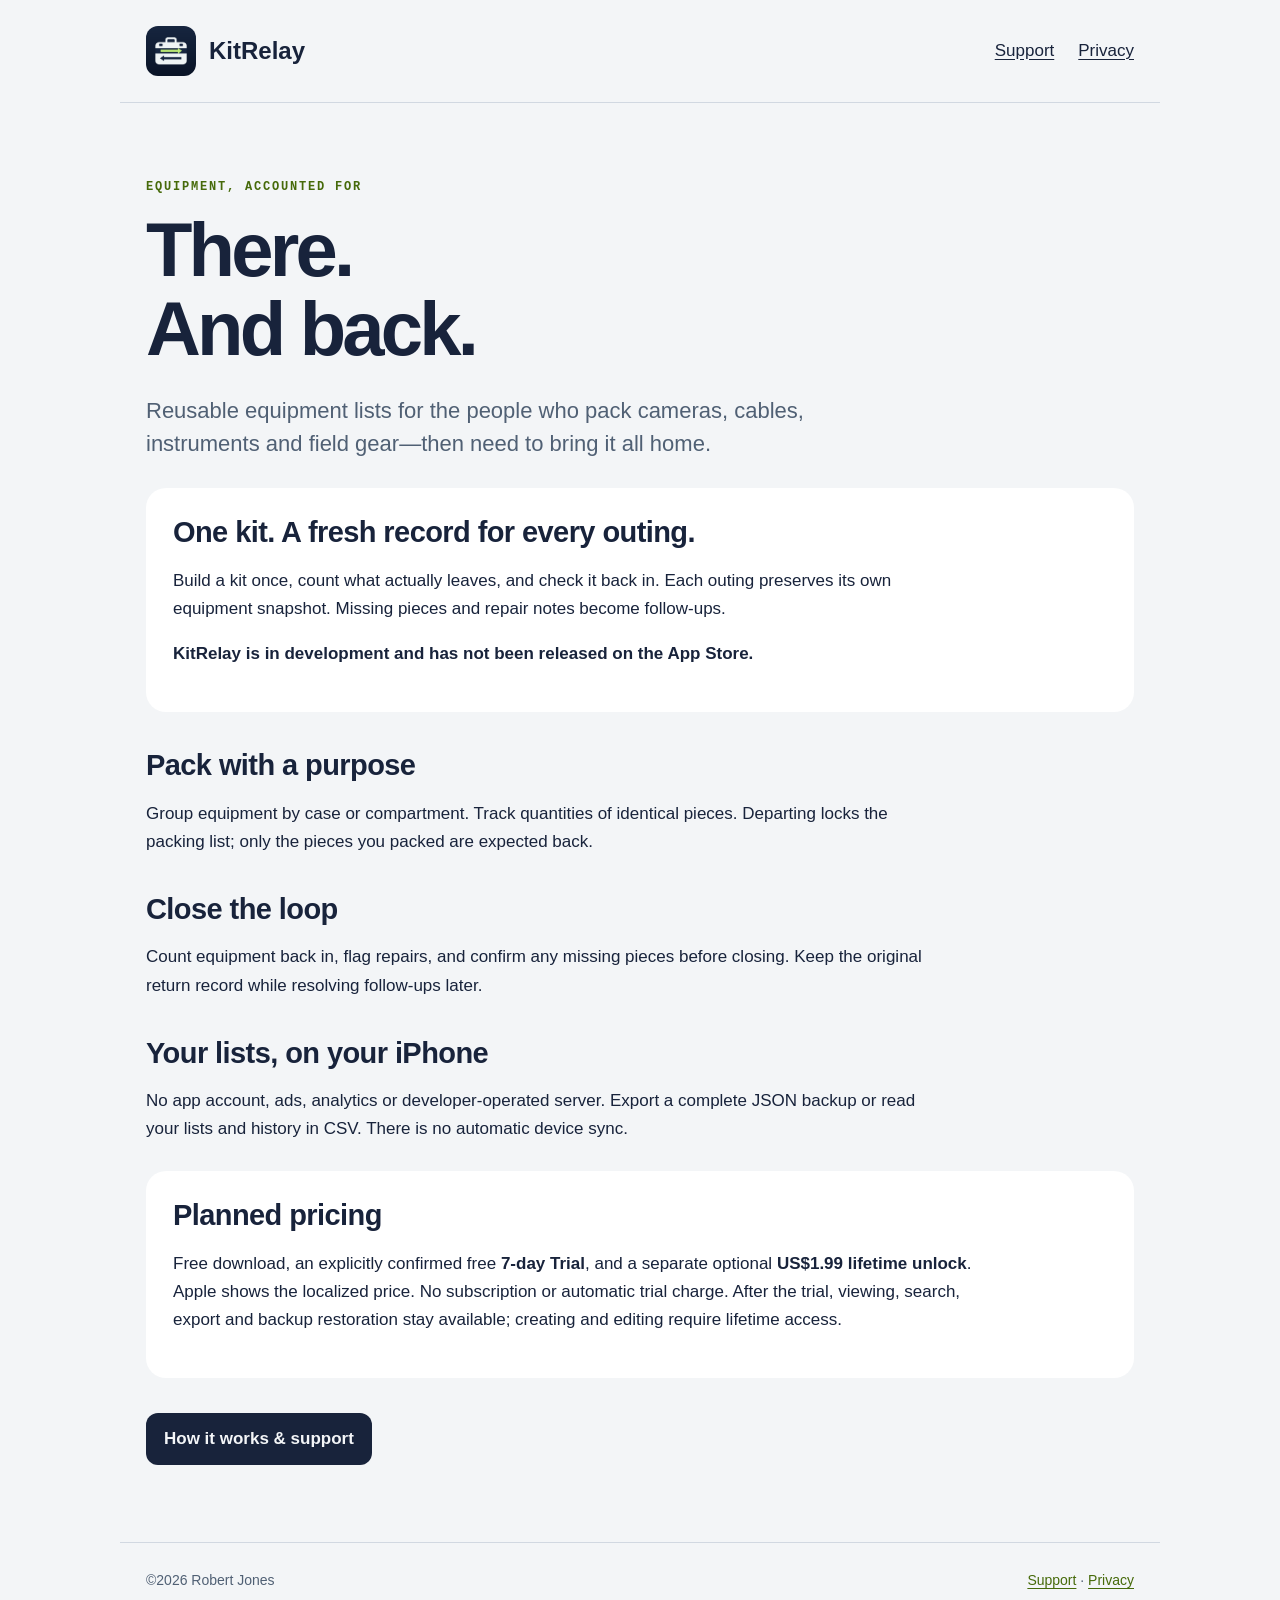
<file: index.html>
<!doctype html><html lang="en"><head><meta charset="utf-8"><meta name="viewport" content="width=device-width,initial-scale=1"><title>Equipment, there and back · KitRelay</title><meta name="description" content="KitRelay equipment kit packing and return checklists. Support and privacy information."><link rel="stylesheet" href="styles.css"><link rel="icon" href="icon.png"></head><body><a class="skip" href="#main">Skip to content</a><header><a class="brand" href="index.html"><img src="icon.png" alt="">KitRelay</a><nav aria-label="Main"><a href="support.html">Support</a><a href="privacy.html">Privacy</a></nav></header><main id="main"><p class="eyebrow">Equipment, accounted for</p><h1>There.<br>And back.</h1><p class="intro">Reusable equipment lists for the people who pack cameras, cables, instruments and field gear—then need to bring it all home.</p><div class="card"><h2>One kit. A fresh record for every outing.</h2><p>Build a kit once, count what actually leaves, and check it back in. Each outing preserves its own equipment snapshot. Missing pieces and repair notes become follow-ups.</p><p><strong>KitRelay is in development and has not been released on the App Store.</strong></p></div><h2>Pack with a purpose</h2><p>Group equipment by case or compartment. Track quantities of identical pieces. Departing locks the packing list; only the pieces you packed are expected back.</p><h2>Close the loop</h2><p>Count equipment back in, flag repairs, and confirm any missing pieces before closing. Keep the original return record while resolving follow-ups later.</p><h2>Your lists, on your iPhone</h2><p>No app account, ads, analytics or developer-operated server. Export a complete JSON backup or read your lists and history in CSV. There is no automatic device sync.</p><div class="card"><h2>Planned pricing</h2><p>Free download, an explicitly confirmed free <strong>7-day Trial</strong>, and a separate optional <strong>US$1.99 lifetime unlock</strong>. Apple shows the localized price. No subscription or automatic trial charge. After the trial, viewing, search, export and backup restoration stay available; creating and editing require lifetime access.</p></div><a class="button" href="support.html">How it works &amp; support</a></main><footer><span>©2026 Robert Jones</span><span><a href="support.html">Support</a> · <a href="privacy.html">Privacy</a></span></footer></body></html>
</file>
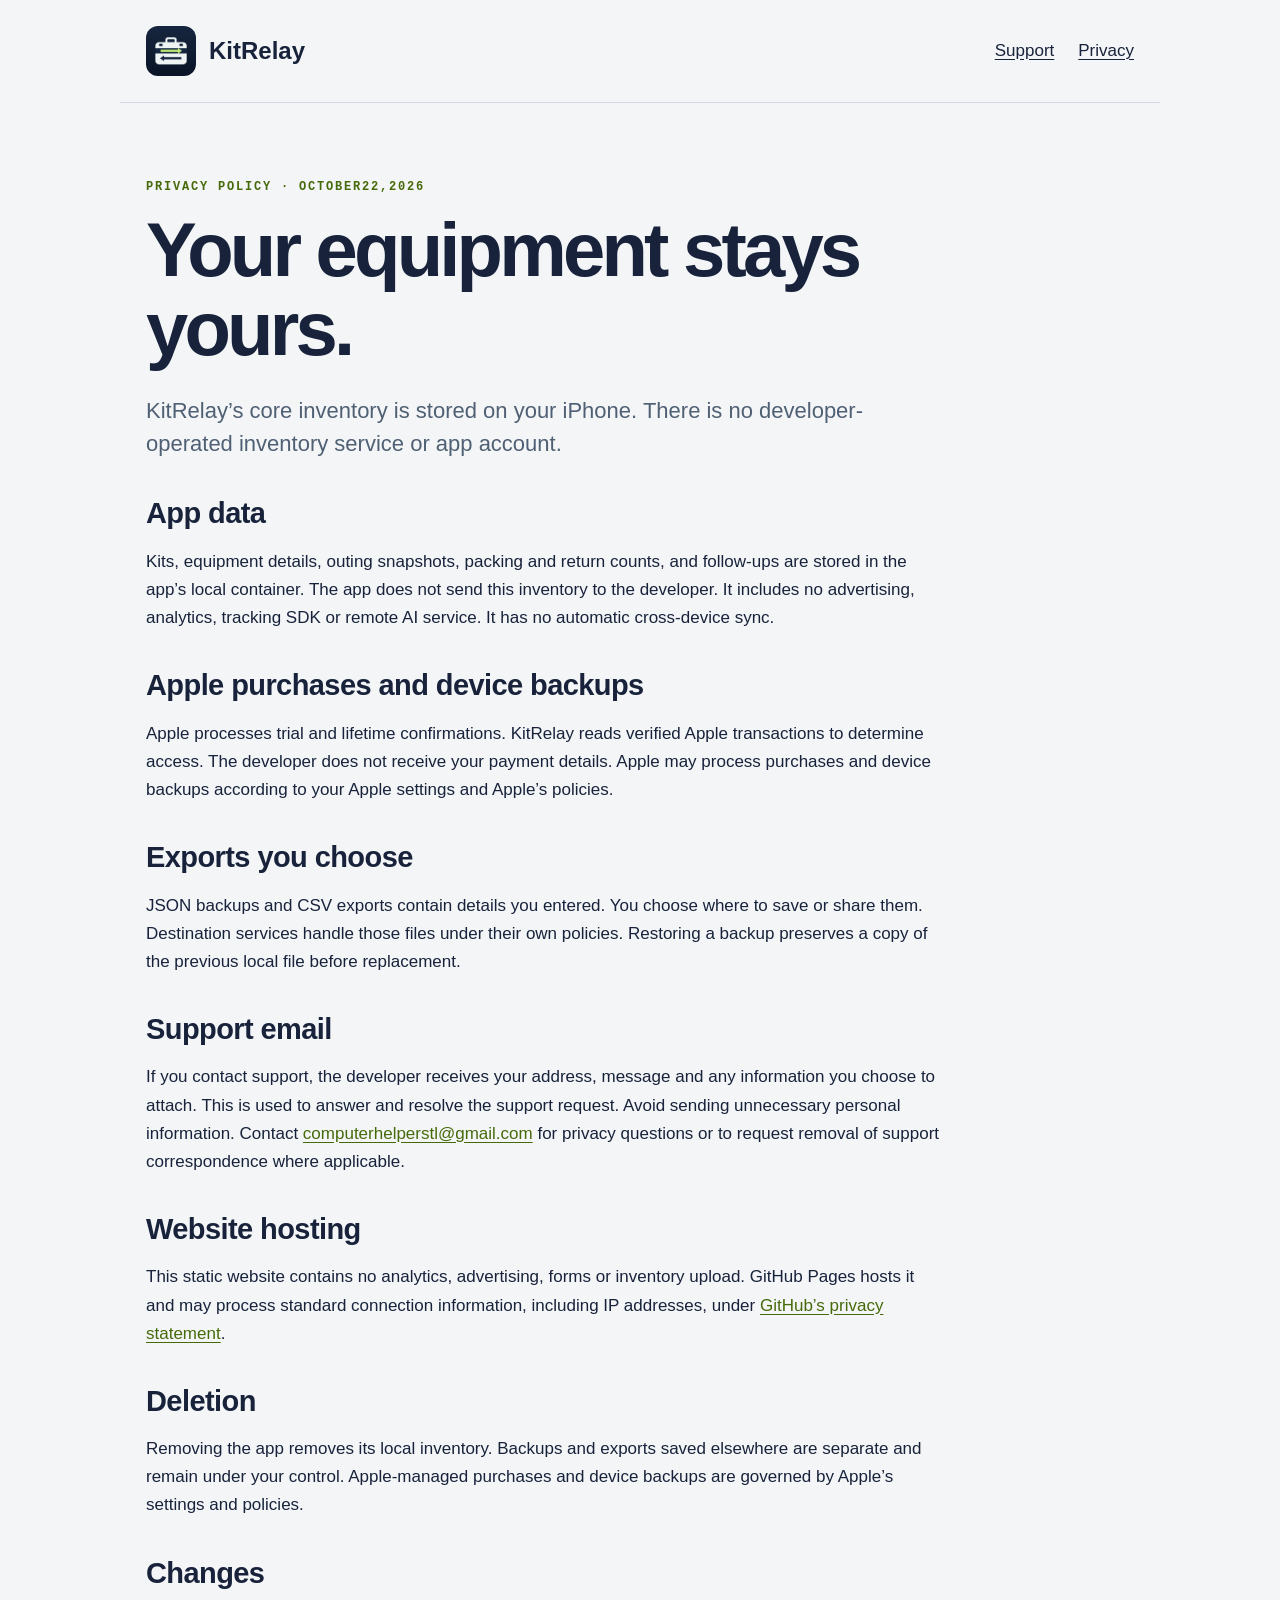
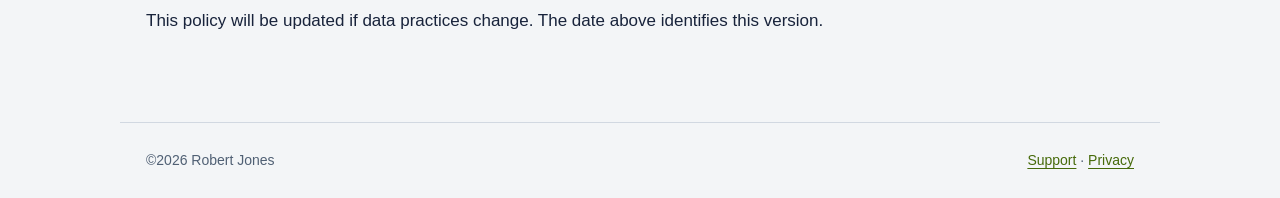
<file: privacy.html>
<!doctype html><html lang="en"><head><meta charset="utf-8"><meta name="viewport" content="width=device-width,initial-scale=1"><title>Privacy · KitRelay</title><meta name="description" content="KitRelay equipment kit packing and return checklists. Support and privacy information."><link rel="stylesheet" href="styles.css"><link rel="icon" href="icon.png"></head><body><a class="skip" href="#main">Skip to content</a><header><a class="brand" href="index.html"><img src="icon.png" alt="">KitRelay</a><nav aria-label="Main"><a href="support.html">Support</a><a href="privacy.html">Privacy</a></nav></header><main id="main"><p class="eyebrow">Privacy policy · October22,2026</p><h1>Your equipment stays yours.</h1><p class="intro">KitRelay’s core inventory is stored on your iPhone. There is no developer-operated inventory service or app account.</p><h2>App data</h2><p>Kits, equipment details, outing snapshots, packing and return counts, and follow-ups are stored in the app’s local container. The app does not send this inventory to the developer. It includes no advertising, analytics, tracking SDK or remote AI service. It has no automatic cross-device sync.</p><h2>Apple purchases and device backups</h2><p>Apple processes trial and lifetime confirmations. KitRelay reads verified Apple transactions to determine access. The developer does not receive your payment details. Apple may process purchases and device backups according to your Apple settings and Apple’s policies.</p><h2>Exports you choose</h2><p>JSON backups and CSV exports contain details you entered. You choose where to save or share them. Destination services handle those files under their own policies. Restoring a backup preserves a copy of the previous local file before replacement.</p><h2>Support email</h2><p>If you contact support, the developer receives your address, message and any information you choose to attach. This is used to answer and resolve the support request. Avoid sending unnecessary personal information. Contact <a href="mailto:computerhelperstl@gmail.com?subject=KitRelay%20privacy">computerhelperstl@gmail.com</a> for privacy questions or to request removal of support correspondence where applicable.</p><h2>Website hosting</h2><p>This static website contains no analytics, advertising, forms or inventory upload. GitHub Pages hosts it and may process standard connection information, including IP addresses, under <a href="https://docs.github.com/en/site-policy/privacy-policies/github-general-privacy-statement">GitHub’s privacy statement</a>.</p><h2>Deletion</h2><p>Removing the app removes its local inventory. Backups and exports saved elsewhere are separate and remain under your control. Apple-managed purchases and device backups are governed by Apple’s settings and policies.</p><h2>Changes</h2><p>This policy will be updated if data practices change. The date above identifies this version.</p></main><footer><span>©2026 Robert Jones</span><span><a href="support.html">Support</a> · <a href="privacy.html">Privacy</a></span></footer></body></html>
</file>
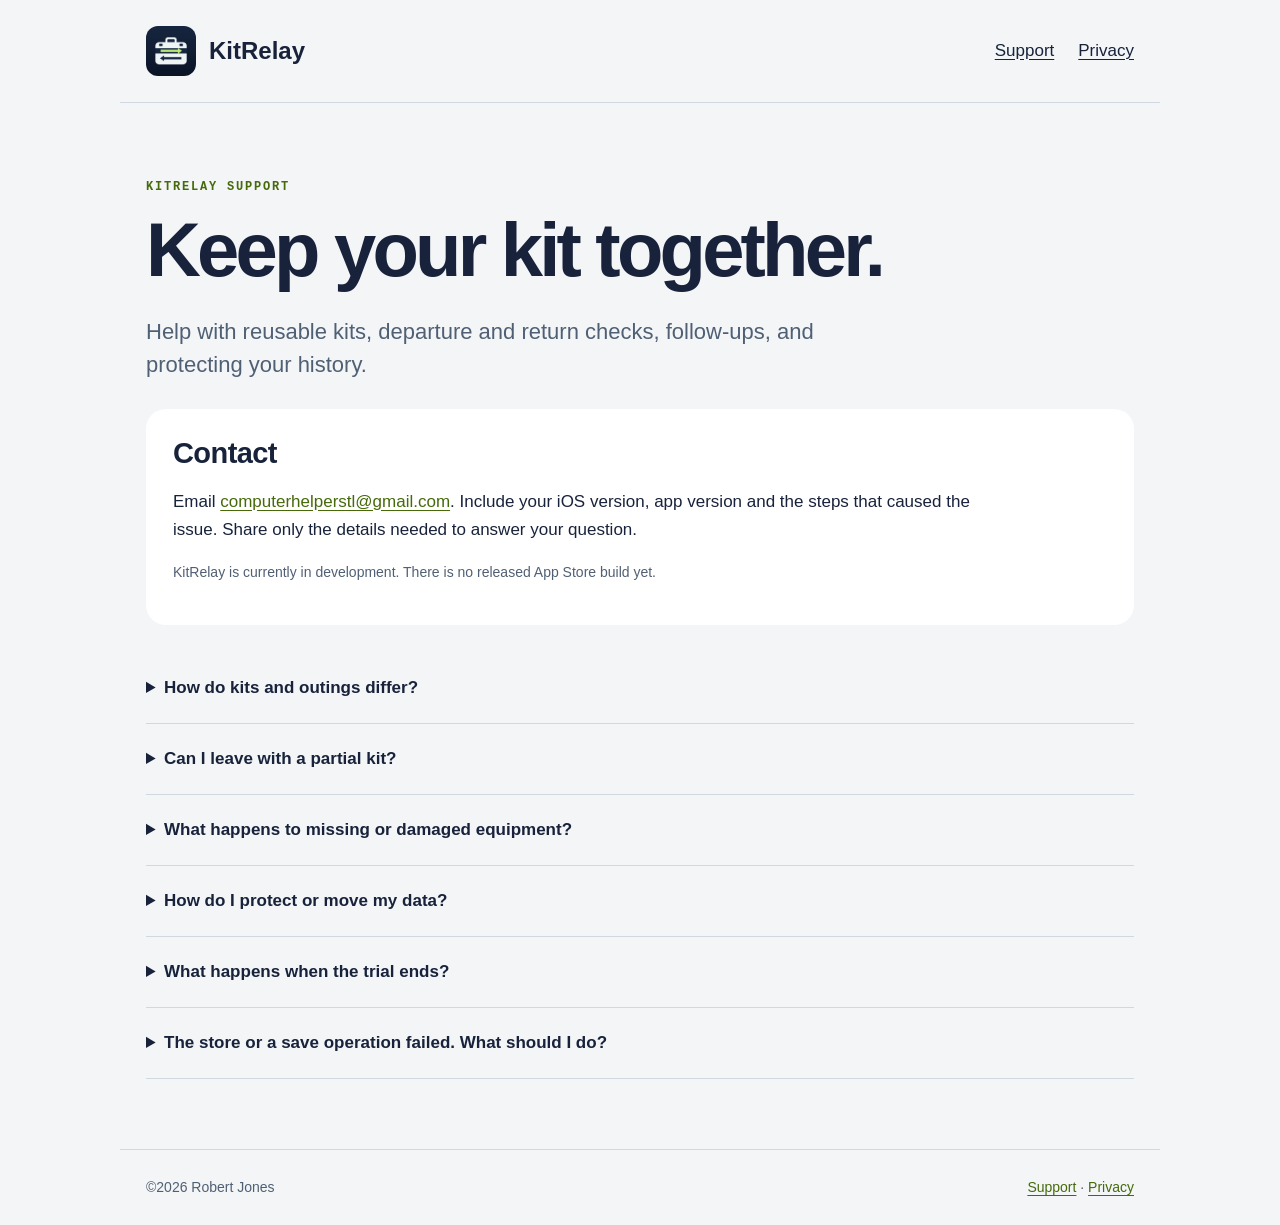
<file: support.html>
<!doctype html><html lang="en"><head><meta charset="utf-8"><meta name="viewport" content="width=device-width,initial-scale=1"><title>Support · KitRelay</title><meta name="description" content="KitRelay equipment kit packing and return checklists. Support and privacy information."><link rel="stylesheet" href="styles.css"><link rel="icon" href="icon.png"></head><body><a class="skip" href="#main">Skip to content</a><header><a class="brand" href="index.html"><img src="icon.png" alt="">KitRelay</a><nav aria-label="Main"><a href="support.html">Support</a><a href="privacy.html">Privacy</a></nav></header><main id="main"><p class="eyebrow">KitRelay support</p><h1>Keep your kit together.</h1><p class="intro">Help with reusable kits, departure and return checks, follow-ups, and protecting your history.</p><div class="card"><h2>Contact</h2><p>Email <a href="mailto:computerhelperstl@gmail.com?subject=KitRelay%20support">computerhelperstl@gmail.com</a>. Include your iOS version, app version and the steps that caused the issue. Share only the details needed to answer your question.</p><p class="caption">KitRelay is currently in development. There is no released App Store build yet.</p></div><details><summary>How do kits and outings differ?</summary><p>A kit is a reusable template. Starting an outing copies its equipment names, notes and planned quantities into a separate record. Later template edits do not rewrite an outing already started.</p></details><details><summary>Can I leave with a partial kit?</summary><p>Yes. Confirm departure after entering what you actually packed. The return check expects those packed quantities, rather than everything originally planned.</p></details><details><summary>What happens to missing or damaged equipment?</summary><p>Add repair notes during the return check. Closing with missing pieces requires confirmation and creates follow-ups. Resolving a follow-up does not rewrite the counts originally recorded when the outing closed.</p></details><details><summary>How do I protect or move my data?</summary><p>Settings offers complete JSON backup export and restoration. Save a backup in Files before changing devices. Restoring replaces the current inventory after confirmation and preserves a copy of the previous local file. CSV is for reading and sharing; it is not a restorable backup. There is no automatic cross-device sync.</p></details><details><summary>What happens when the trial ends?</summary><p>The trial never charges automatically. Creating and editing require the separate lifetime unlock after seven days. Your kits, history and follow-ups remain available for viewing, search, export and backup restoration. Restore Purchases retains the original trial date.</p></details><details><summary>The store or a save operation failed. What should I do?</summary><p>Check your connection for new purchases or restoration. Previously verified access uses Apple’s local transaction history where available. For a save error, preserve a backup and check available device storage. An unreadable saved file is preserved and editing pauses until a valid backup is restored. Do not delete the app as a troubleshooting step without a backup.</p></details></main><footer><span>©2026 Robert Jones</span><span><a href="support.html">Support</a> · <a href="privacy.html">Privacy</a></span></footer></body></html>
</file>
<file: styles.css>
*{box-sizing:border-box} :root{color-scheme:light dark;--canvas:#f3f5f7;--ink:#18233b;--muted:#506074;--signal:#466a0a;--card:#fff;--line:#d1d8e1}body{margin:0;background:var(--canvas);color:var(--ink);font:17px/1.65 -apple-system,BlinkMacSystemFont,Segoe UI,sans-serif}header,main,footer{max-width:1040px;margin:auto;padding:26px}header{display:flex;align-items:center;justify-content:space-between;gap:20px;border-bottom:1px solid var(--line)}a{color:var(--signal);text-underline-offset:.2em}a:focus-visible,summary:focus-visible{outline:3px solid var(--signal);outline-offset:5px}.brand{display:flex;align-items:center;gap:13px;font-size:24px;font-weight:800;color:var(--ink);text-decoration:none}.brand img{width:50px;border-radius:12px}nav{display:flex;gap:24px;flex-wrap:wrap}nav a{color:var(--ink)}main{padding-top:64px;padding-bottom:70px}h1{font-size:clamp(42px,8vw,76px);letter-spacing:-.05em;line-height:1.04;max-width:800px;margin:14px 0 26px}h2{font-size:29px;letter-spacing:-.02em;line-height:1.2;margin:36px 0 16px}.eyebrow{font:700 12px/1.4 ui-monospace,monospace;text-transform:uppercase;letter-spacing:.15em;color:var(--signal)}.intro{font-size:22px;line-height:1.5;color:var(--muted);max-width:760px}.card{padding:27px;border-radius:20px;background:var(--card);margin:28px 0}.card h2{margin-top:0}.button{display:inline-block;border-radius:12px;background:var(--ink);color:var(--canvas);padding:12px 18px;text-decoration:none;font-weight:700;margin:7px 10px 7px 0}p,li{max-width:800px}details{padding:21px 0;border-bottom:1px solid var(--line)}summary{font-weight:700;cursor:pointer}details p{color:var(--muted)}.caption,footer{font-size:14px;color:var(--muted)}footer{border-top:1px solid var(--line);display:flex;justify-content:space-between;gap:20px}.skip{position:absolute;top:-90px}.skip:focus{top:8px;left:10px;padding:10px;background:var(--card)}@media(max-width:540px){header,main,footer{padding-left:20px;padding-right:20px}header{align-items:flex-start;flex-wrap:wrap}nav{gap:20px}main{padding-top:35px}footer{display:block}}@media(prefers-color-scheme:dark){:root{--canvas:#101827;--ink:#edf4f8;--muted:#acbdd1;--signal:#c0ee77;--card:#1c2840;--line:#3c4a60}}
</file>
